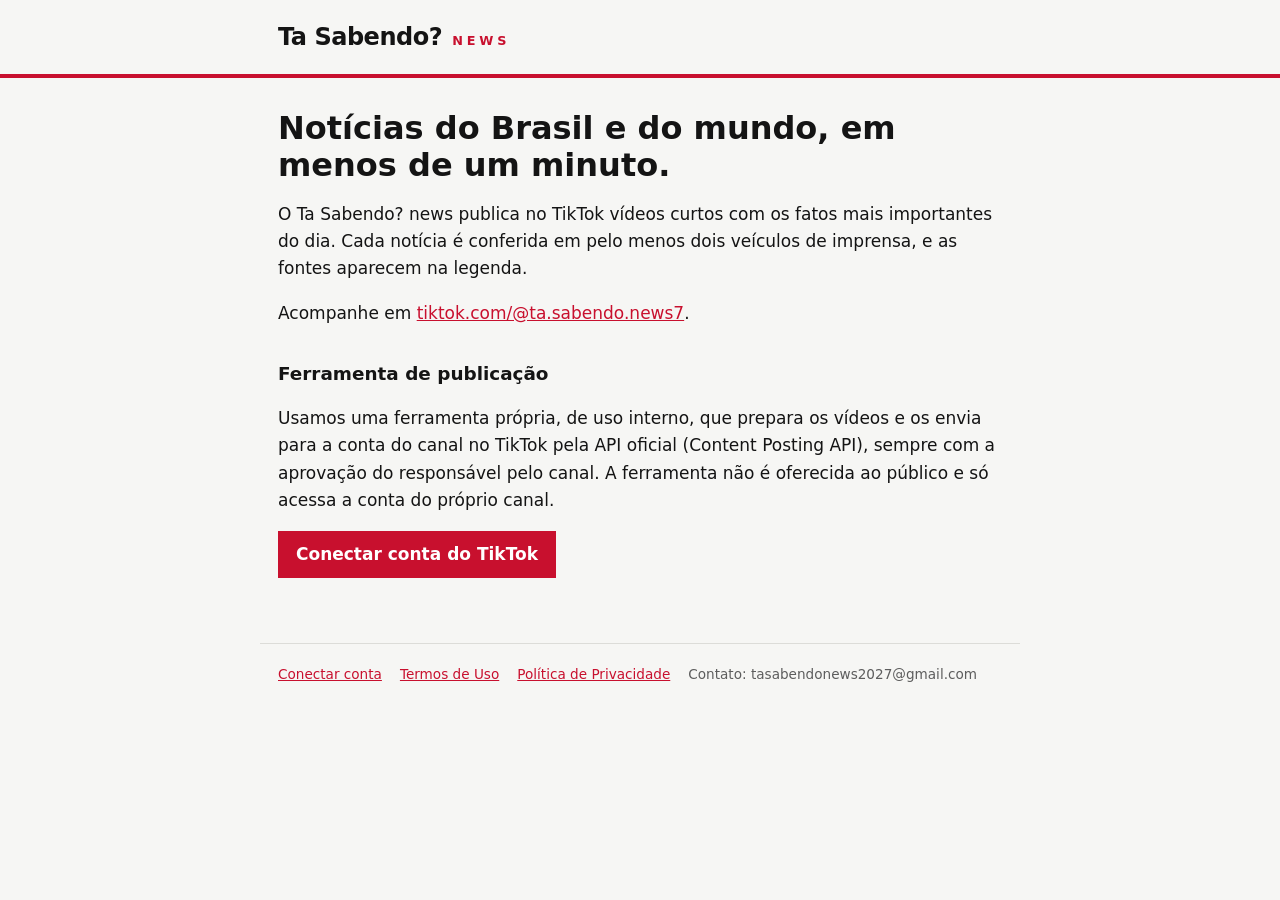
<file: index.html>
﻿<!doctype html>
<html lang="pt-BR"><head><meta charset="utf-8"><meta name="viewport" content="width=device-width,initial-scale=1,viewport-fit=cover">
<title>Ta Sabendo? news</title><meta name="description" content="Notícias do Brasil e do mundo em vídeos curtos no TikTok.">
<link rel="stylesheet" href="estilo.css"></head><body>
<header><div class="in"><a href="./">Ta Sabendo?</a><span>NEWS</span></div></header>
<main>
<h1>Notícias do Brasil e do mundo, em menos de um minuto.</h1>
<p>O Ta Sabendo? news publica no TikTok vídeos curtos com os fatos mais importantes do dia. Cada notícia é conferida em pelo menos dois veículos de imprensa, e as fontes aparecem na legenda.</p>
<p>Acompanhe em <a href="https://www.tiktok.com/@ta.sabendo.news7">tiktok.com/@ta.sabendo.news7</a>.</p>
<h2>Ferramenta de publicação</h2>
<p>Usamos uma ferramenta própria, de uso interno, que prepara os vídeos e os envia para a conta do canal no TikTok pela API oficial (Content Posting API), sempre com a aprovação do responsável pelo canal. A ferramenta não é oferecida ao público e só acessa a conta do próprio canal.</p>
<p><a href="conectar.html"><button>Conectar conta do TikTok</button></a></p>
</main>
<footer><a href="conectar.html">Conectar conta</a><a href="termos.html">Termos de Uso</a><a href="privacidade.html">Política de Privacidade</a><span>Contato: tasabendonews2027@gmail.com</span></footer>
</body></html>
</file>
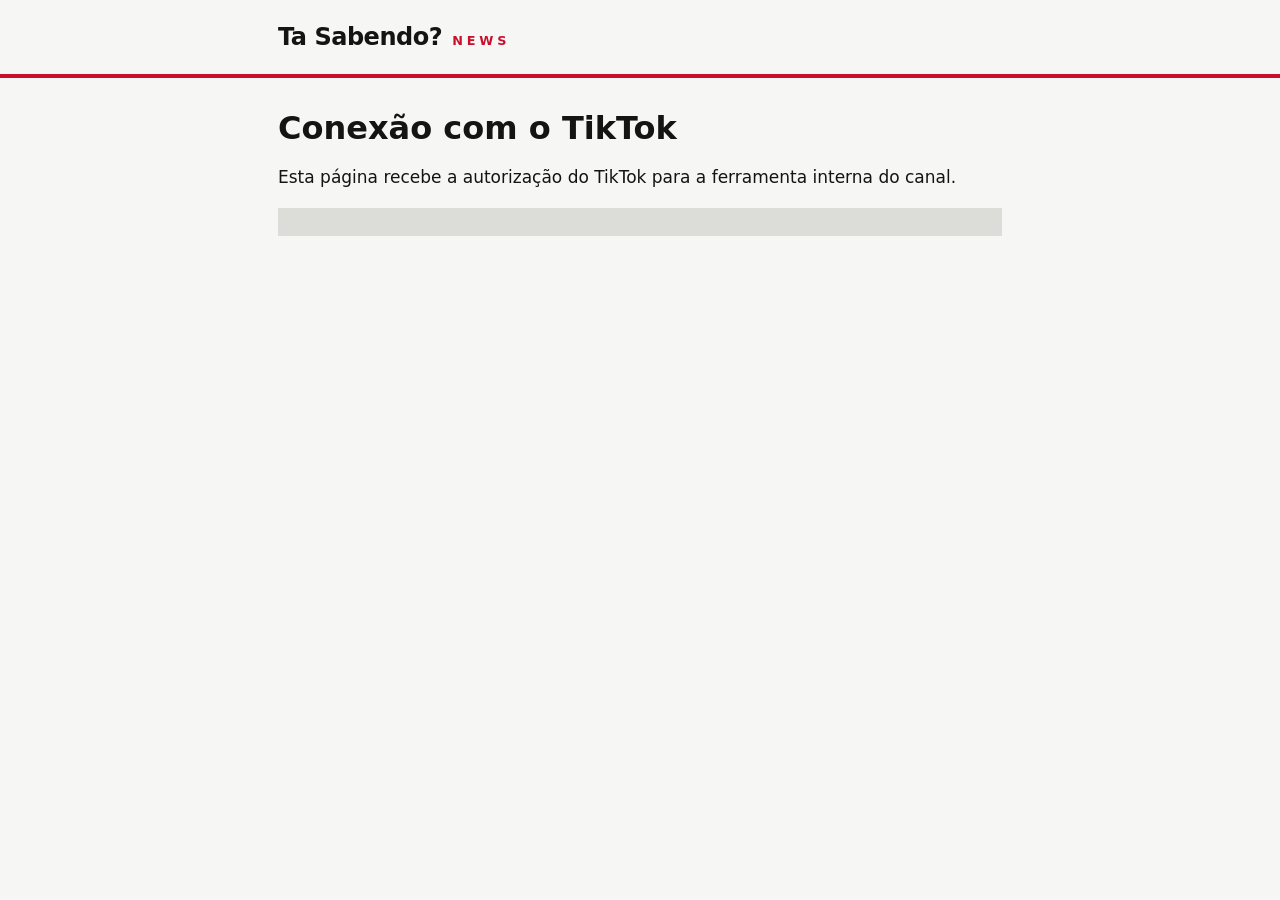
<file: callback.html>
<!doctype html>
<html lang="pt-BR"><head><meta charset="utf-8"><meta name="viewport" content="width=device-width,initial-scale=1,viewport-fit=cover">
<meta name="robots" content="noindex"><title>Conexão com o TikTok · Ta Sabendo? news</title>
<link rel="stylesheet" href="estilo.css"></head><body>
<header><div class="in"><a href="./">Ta Sabendo?</a><span>NEWS</span></div></header>
<main>
<h1 id="titulo">Conexão com o TikTok</h1>
<p id="msg">Carregando…</p>
<code class="box" id="codigo" hidden></code>
<button id="copiar" hidden>Copiar código</button>
</main>
<script>
const q = new URLSearchParams(location.search);
const code = q.get("code"), erro = q.get("error");
const msg = document.getElementById("msg"), box = document.getElementById("codigo"), bt = document.getElementById("copiar");
if (code) {
  msg.textContent = "Autorização recebida. Copie o código abaixo e mande no Telegram do canal (ele vale por poucos minutos).";
  box.textContent = code; box.hidden = false; bt.hidden = false;
  bt.onclick = () => navigator.clipboard.writeText(code).then(() => bt.textContent = "Copiado", () => {
    const r = document.createRange(); r.selectNodeContents(box); getSelection().removeAllRanges(); getSelection().addRange(r);
  });
} else if (erro) {
  msg.textContent = "A autorização não foi concluída: " + (q.get("error_description") || erro);
} else {
  msg.textContent = "Esta página recebe a autorização do TikTok para a ferramenta interna do canal.";
}
</script>
</body></html>
</file>
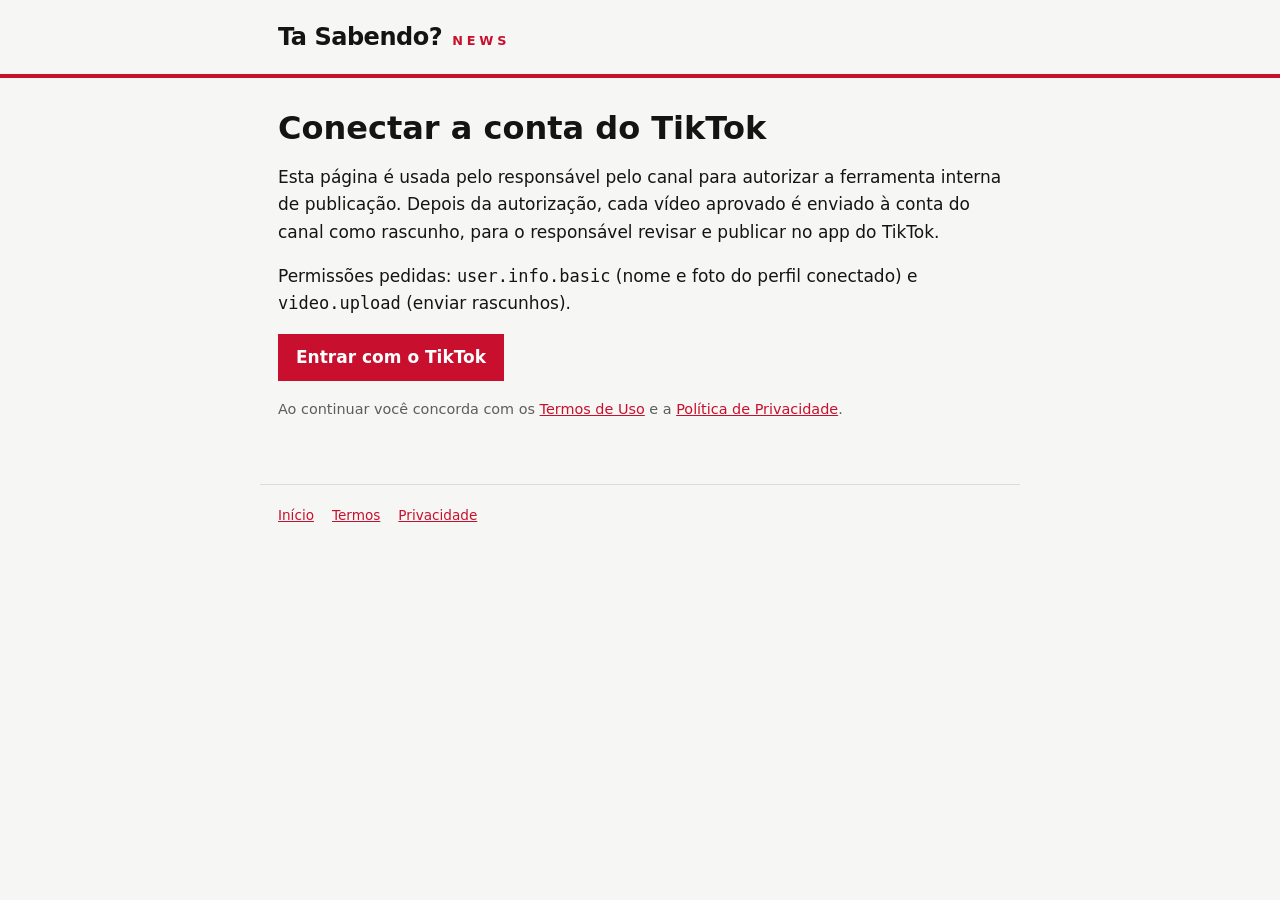
<file: conectar.html>
﻿<!doctype html>
<html lang="pt-BR"><head><meta charset="utf-8"><meta name="viewport" content="width=device-width,initial-scale=1,viewport-fit=cover">
<meta name="robots" content="noindex"><title>Conectar conta · Ta Sabendo? news</title>
<link rel="stylesheet" href="estilo.css"></head><body>
<header><div class="in"><a href="./">Ta Sabendo?</a><span>NEWS</span></div></header>
<main>
<h1>Conectar a conta do TikTok</h1>
<p>Esta página é usada pelo responsável pelo canal para autorizar a ferramenta interna de publicação. Depois da autorização, cada vídeo aprovado é enviado à conta do canal como rascunho, para o responsável revisar e publicar no app do TikTok.</p>
<p>Permissões pedidas: <code>user.info.basic</code> (nome e foto do perfil conectado) e <code>video.upload</code> (enviar rascunhos).</p>
<p><button id="entrar">Entrar com o TikTok</button></p>
<p class="meta">Ao continuar você concorda com os <a href="termos.html">Termos de Uso</a> e a <a href="privacidade.html">Política de Privacidade</a>.</p>
</main>
<footer><a href="./">Início</a><a href="termos.html">Termos</a><a href="privacidade.html">Privacidade</a></footer>
<script>
const CLIENT_KEY = "sbaw26r3gwras44yjm";
document.getElementById("entrar").onclick = () => {
  const estado = crypto.getRandomValues(new Uint32Array(2)).join("");
  try { sessionStorage.setItem("estado", estado); } catch (e) {}
  const q = new URLSearchParams({client_key: CLIENT_KEY, scope: "user.info.basic,video.upload",
    response_type: "code", redirect_uri: "https://tasabendonews2027.github.io/callback.html", state: estado, disable_auto_auth: "1"});
  location.href = "https://www.tiktok.com/v2/auth/authorize/?" + q.toString();
};
</script>
</body></html>
</file>
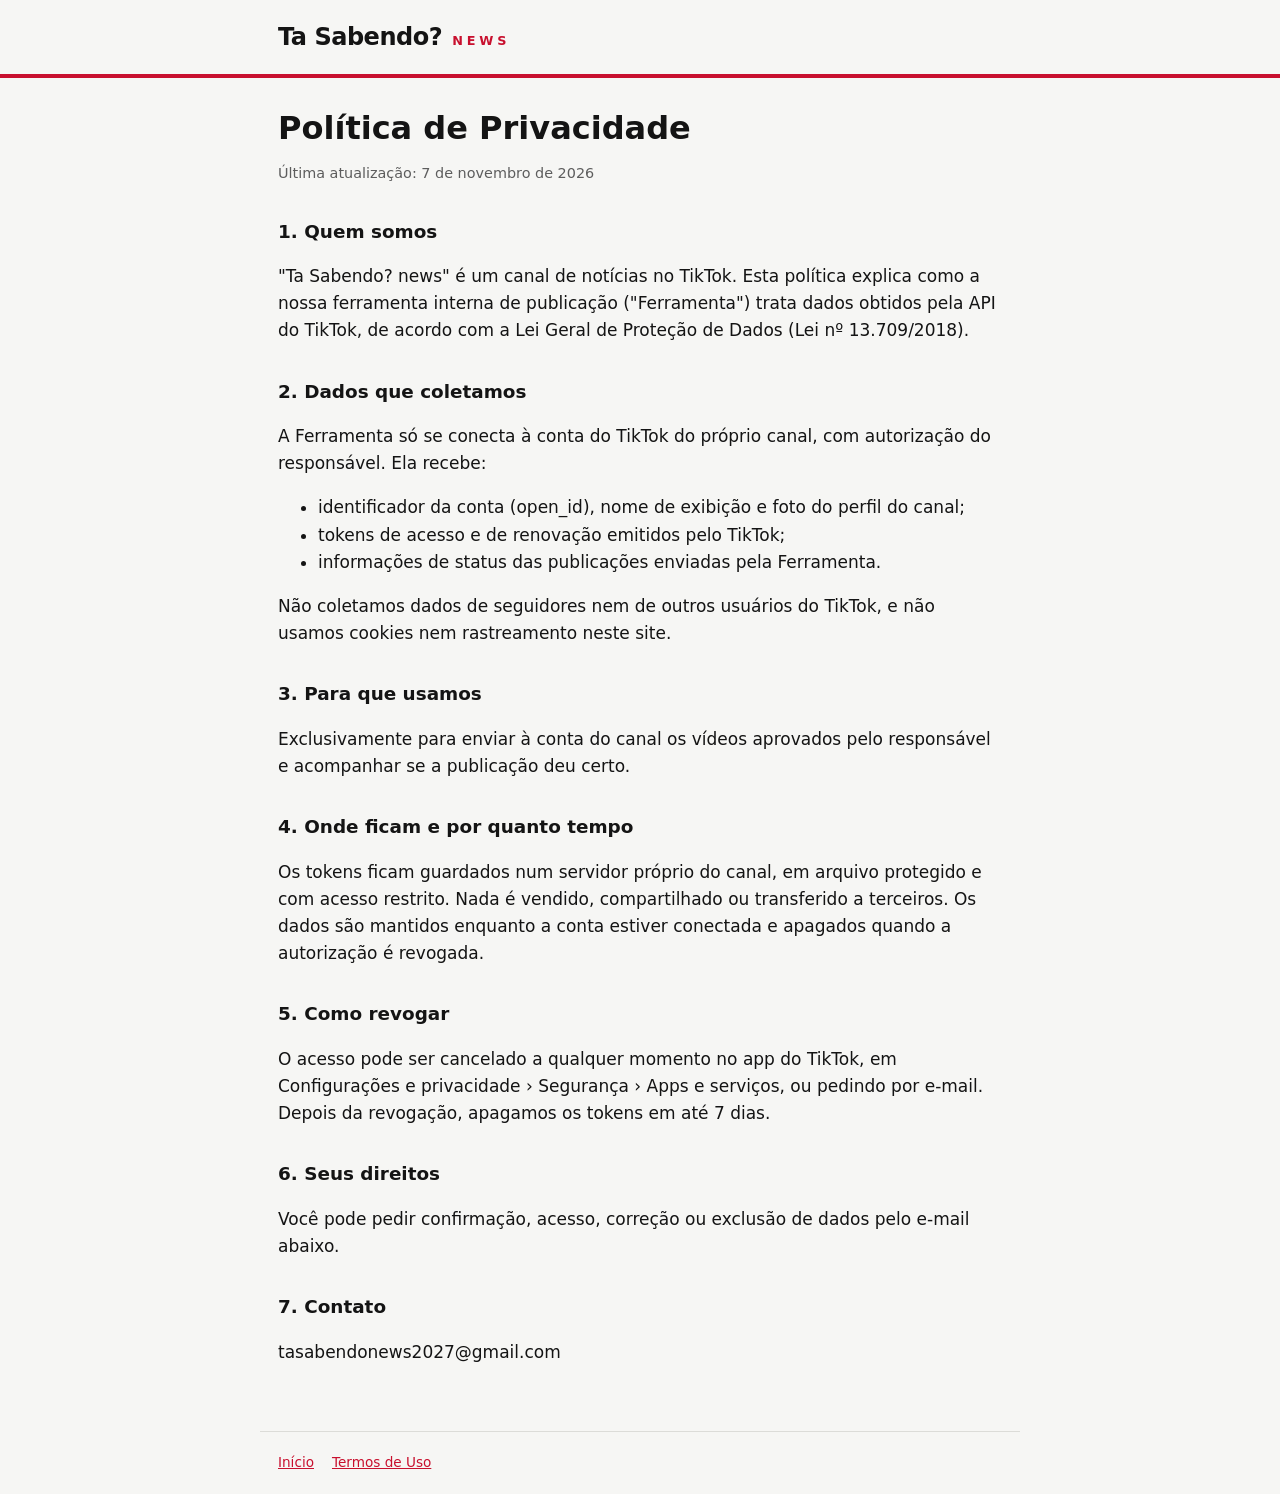
<file: privacidade.html>
<!doctype html>
<html lang="pt-BR"><head><meta charset="utf-8"><meta name="viewport" content="width=device-width,initial-scale=1,viewport-fit=cover">
<title>Política de Privacidade · Ta Sabendo? news</title><link rel="stylesheet" href="estilo.css"></head><body>
<header><div class="in"><a href="./">Ta Sabendo?</a><span>NEWS</span></div></header>
<main>
<h1>Política de Privacidade</h1>
<p class="meta">Última atualização: 7 de novembro de 2026</p>

<h2>1. Quem somos</h2>
<p>"Ta Sabendo? news" é um canal de notícias no TikTok. Esta política explica como a nossa ferramenta interna de publicação ("Ferramenta") trata dados obtidos pela API do TikTok, de acordo com a Lei Geral de Proteção de Dados (Lei nº 13.709/2018).</p>

<h2>2. Dados que coletamos</h2>
<p>A Ferramenta só se conecta à conta do TikTok do próprio canal, com autorização do responsável. Ela recebe:</p>
<ul>
<li>identificador da conta (open_id), nome de exibição e foto do perfil do canal;</li>
<li>tokens de acesso e de renovação emitidos pelo TikTok;</li>
<li>informações de status das publicações enviadas pela Ferramenta.</li>
</ul>
<p>Não coletamos dados de seguidores nem de outros usuários do TikTok, e não usamos cookies nem rastreamento neste site.</p>

<h2>3. Para que usamos</h2>
<p>Exclusivamente para enviar à conta do canal os vídeos aprovados pelo responsável e acompanhar se a publicação deu certo.</p>

<h2>4. Onde ficam e por quanto tempo</h2>
<p>Os tokens ficam guardados num servidor próprio do canal, em arquivo protegido e com acesso restrito. Nada é vendido, compartilhado ou transferido a terceiros. Os dados são mantidos enquanto a conta estiver conectada e apagados quando a autorização é revogada.</p>

<h2>5. Como revogar</h2>
<p>O acesso pode ser cancelado a qualquer momento no app do TikTok, em Configurações e privacidade › Segurança › Apps e serviços, ou pedindo por e-mail. Depois da revogação, apagamos os tokens em até 7 dias.</p>

<h2>6. Seus direitos</h2>
<p>Você pode pedir confirmação, acesso, correção ou exclusão de dados pelo e-mail abaixo.</p>

<h2>7. Contato</h2>
<p>tasabendonews2027@gmail.com</p>
</main>
<footer><a href="./">Início</a><a href="termos.html">Termos de Uso</a></footer>
</body></html>
</file>
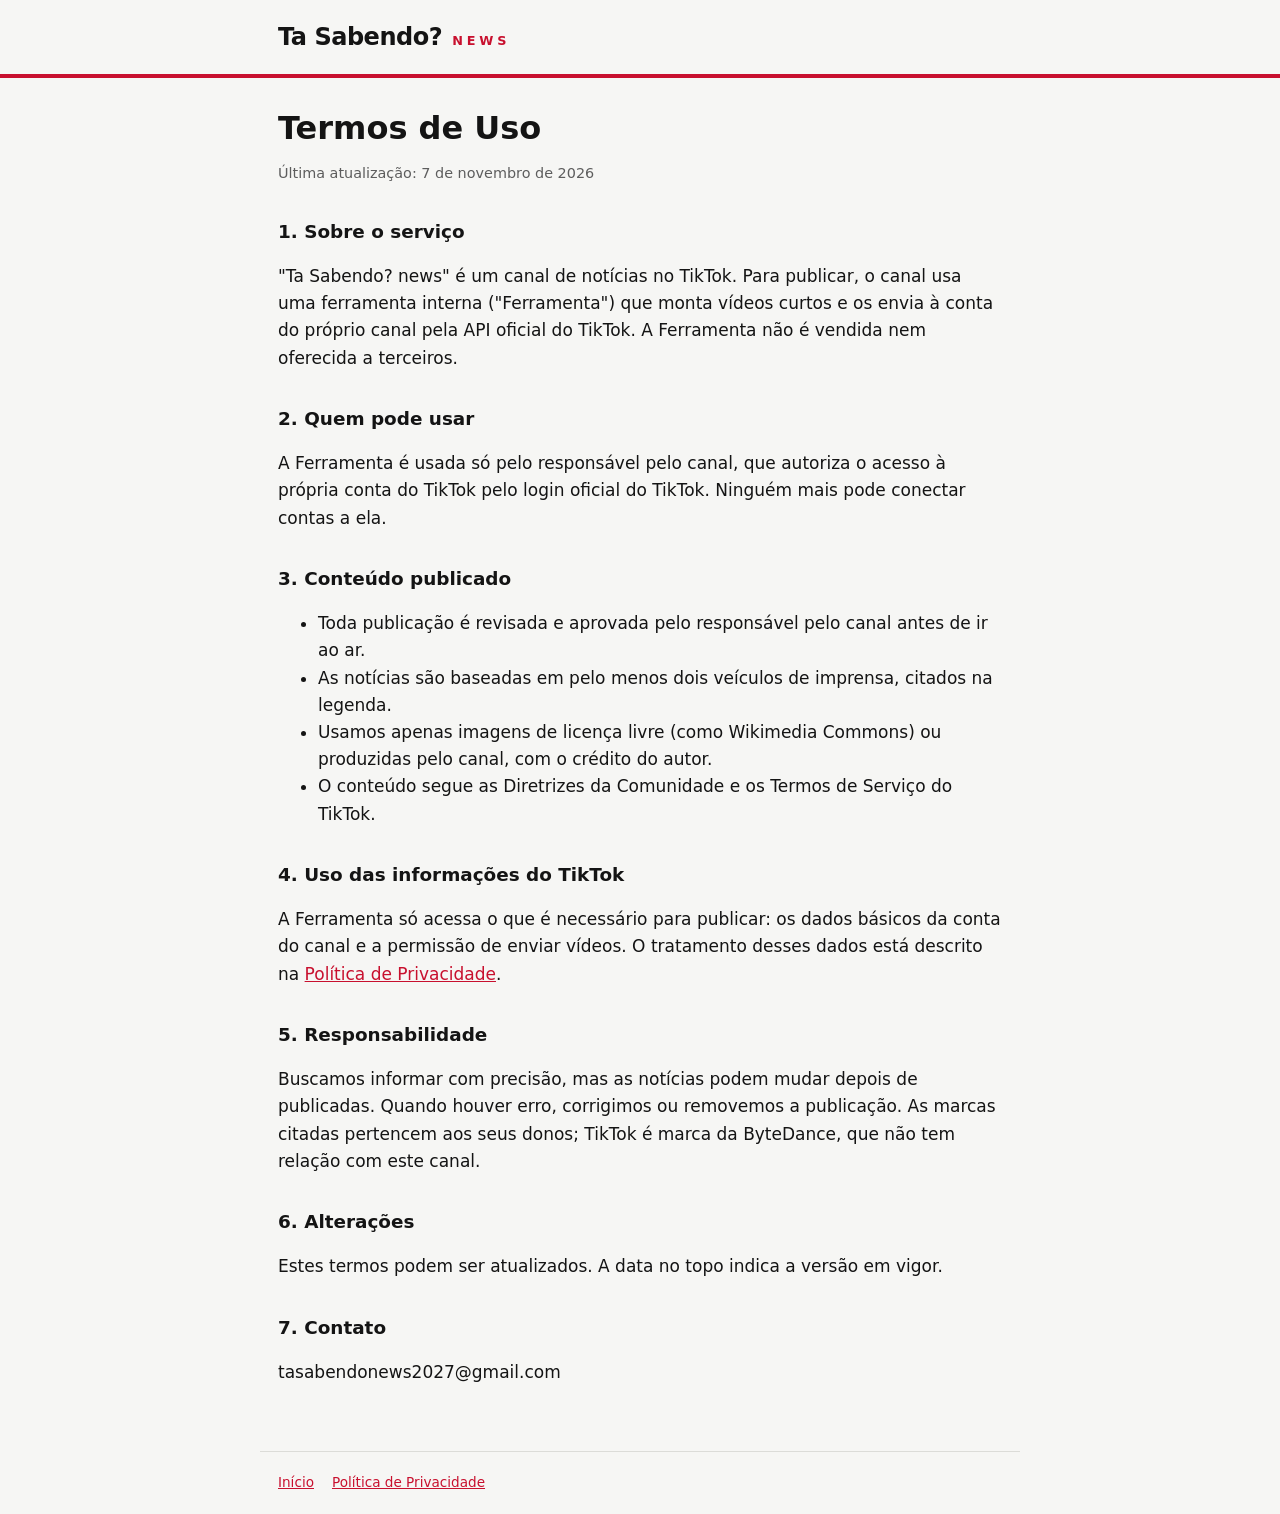
<file: termos.html>
<!doctype html>
<html lang="pt-BR"><head><meta charset="utf-8"><meta name="viewport" content="width=device-width,initial-scale=1,viewport-fit=cover">
<title>Termos de Uso · Ta Sabendo? news</title><link rel="stylesheet" href="estilo.css"></head><body>
<header><div class="in"><a href="./">Ta Sabendo?</a><span>NEWS</span></div></header>
<main>
<h1>Termos de Uso</h1>
<p class="meta">Última atualização: 7 de novembro de 2026</p>

<h2>1. Sobre o serviço</h2>
<p>"Ta Sabendo? news" é um canal de notícias no TikTok. Para publicar, o canal usa uma ferramenta interna ("Ferramenta") que monta vídeos curtos e os envia à conta do próprio canal pela API oficial do TikTok. A Ferramenta não é vendida nem oferecida a terceiros.</p>

<h2>2. Quem pode usar</h2>
<p>A Ferramenta é usada só pelo responsável pelo canal, que autoriza o acesso à própria conta do TikTok pelo login oficial do TikTok. Ninguém mais pode conectar contas a ela.</p>

<h2>3. Conteúdo publicado</h2>
<ul>
<li>Toda publicação é revisada e aprovada pelo responsável pelo canal antes de ir ao ar.</li>
<li>As notícias são baseadas em pelo menos dois veículos de imprensa, citados na legenda.</li>
<li>Usamos apenas imagens de licença livre (como Wikimedia Commons) ou produzidas pelo canal, com o crédito do autor.</li>
<li>O conteúdo segue as Diretrizes da Comunidade e os Termos de Serviço do TikTok.</li>
</ul>

<h2>4. Uso das informações do TikTok</h2>
<p>A Ferramenta só acessa o que é necessário para publicar: os dados básicos da conta do canal e a permissão de enviar vídeos. O tratamento desses dados está descrito na <a href="privacidade.html">Política de Privacidade</a>.</p>

<h2>5. Responsabilidade</h2>
<p>Buscamos informar com precisão, mas as notícias podem mudar depois de publicadas. Quando houver erro, corrigimos ou removemos a publicação. As marcas citadas pertencem aos seus donos; TikTok é marca da ByteDance, que não tem relação com este canal.</p>

<h2>6. Alterações</h2>
<p>Estes termos podem ser atualizados. A data no topo indica a versão em vigor.</p>

<h2>7. Contato</h2>
<p>tasabendonews2027@gmail.com</p>
</main>
<footer><a href="./">Início</a><a href="privacidade.html">Política de Privacidade</a></footer>
</body></html>
</file>
<file: estilo.css>
:root{--bg:#F6F6F4;--fg:#141414;--muted:#5d5d5d;--red:#C8102E;--line:#dcdcd8}
@media (prefers-color-scheme:dark){:root{--bg:#121214;--fg:#ececec;--muted:#a3a3a3;--red:#ff4d5e;--line:#2c2c30}}
*{box-sizing:border-box}
body{margin:0;background:var(--bg);color:var(--fg);font:17px/1.6 system-ui,-apple-system,"Segoe UI",Roboto,sans-serif}
header{border-bottom:4px solid var(--red)}
header .in,main,footer{max-width:760px;margin:0 auto;padding-left:max(18px,env(safe-area-inset-left));padding-right:max(18px,env(safe-area-inset-right))}
header .in{display:flex;align-items:baseline;gap:10px;padding-block:18px}
header a{color:var(--fg);text-decoration:none;font-weight:800;font-size:1.5rem;letter-spacing:-.02em}
header span{font-size:.8rem;letter-spacing:.3em;font-weight:700;color:var(--red)}
main{padding-block:32px 48px}
h1{font-size:2rem;line-height:1.15;margin:0 0 8px}
h2{font-size:1.15rem;margin:32px 0 6px}
p,li{max-width:68ch}
.meta{color:var(--muted);font-size:.9rem}
a{color:var(--red)}
code,.box{font-family:ui-monospace,Consolas,monospace}
.box{display:block;background:var(--line);padding:14px;word-break:break-all;margin:12px 0;font-size:.95rem}
button{font:inherit;font-weight:700;background:var(--red);color:#fff;border:0;padding:10px 18px;cursor:pointer}
footer{border-top:1px solid var(--line);padding-block:20px;color:var(--muted);font-size:.85rem;display:flex;gap:18px;flex-wrap:wrap}
</file>
